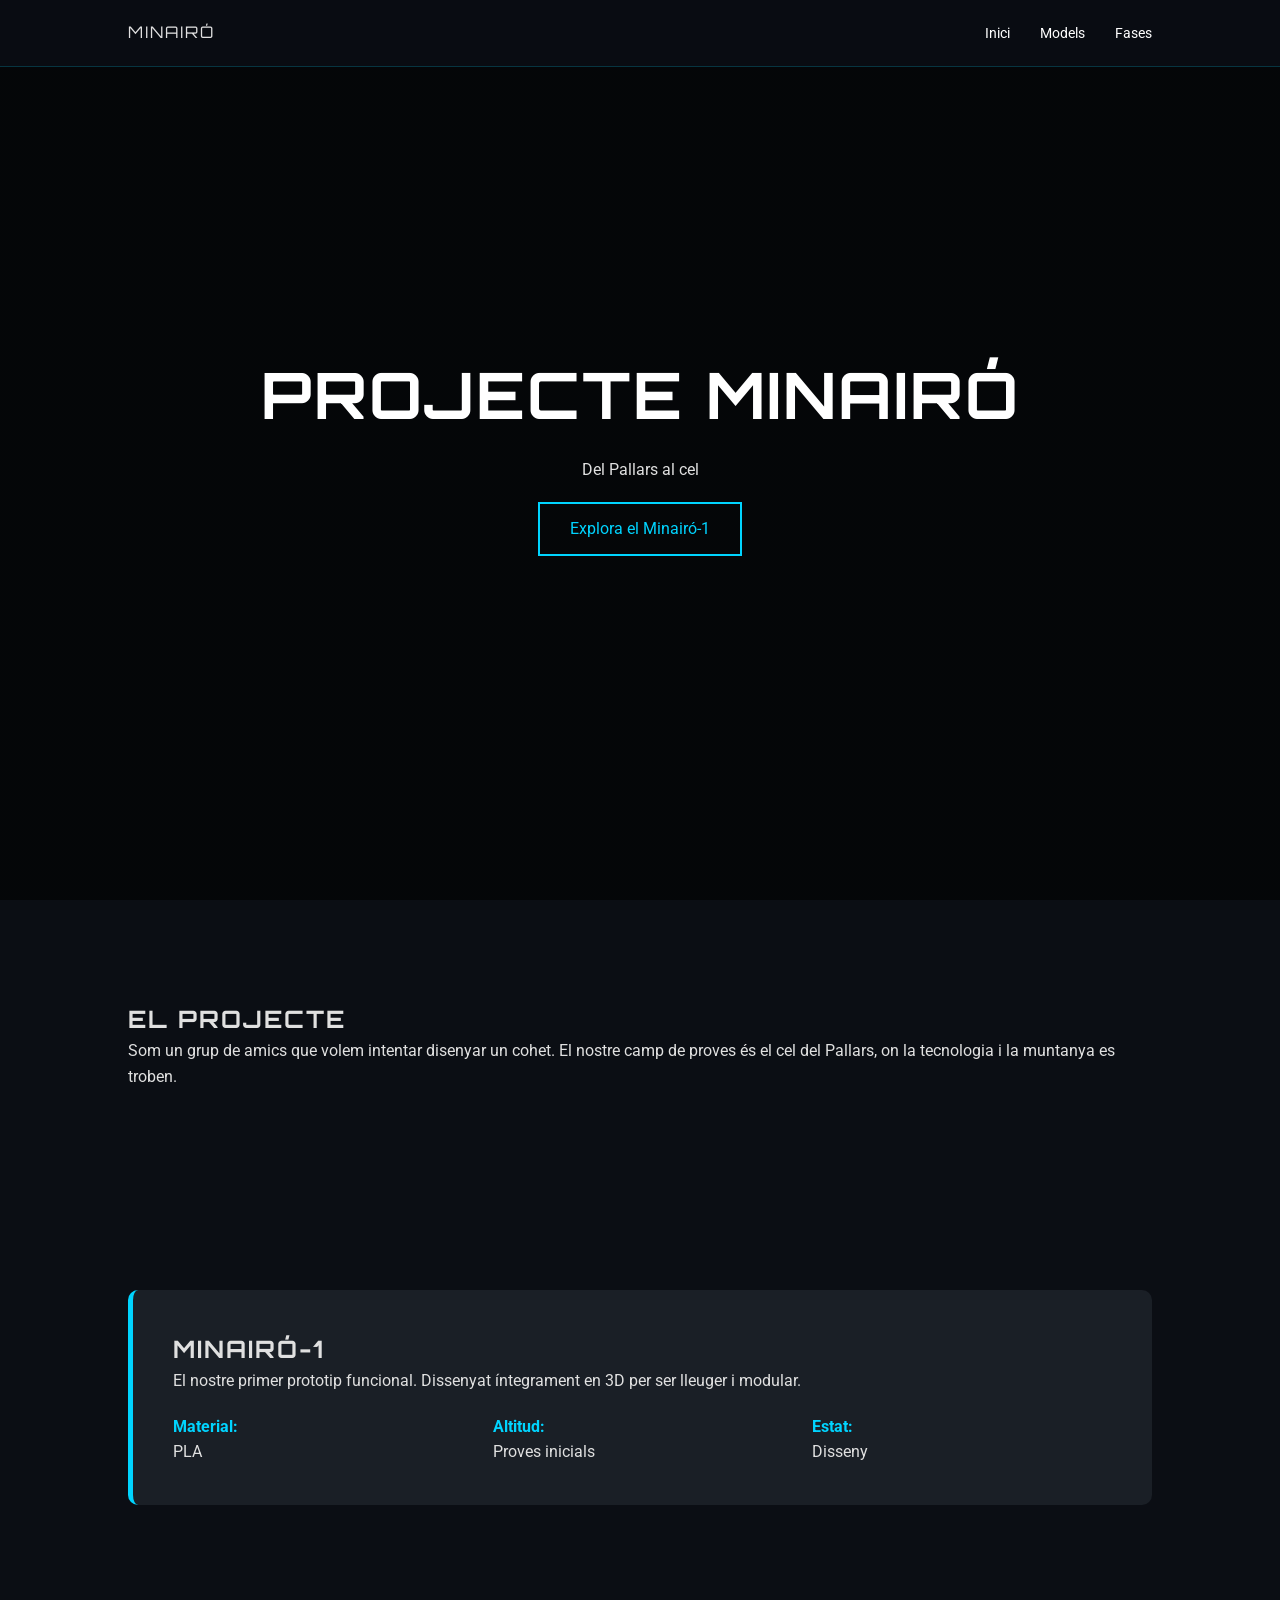
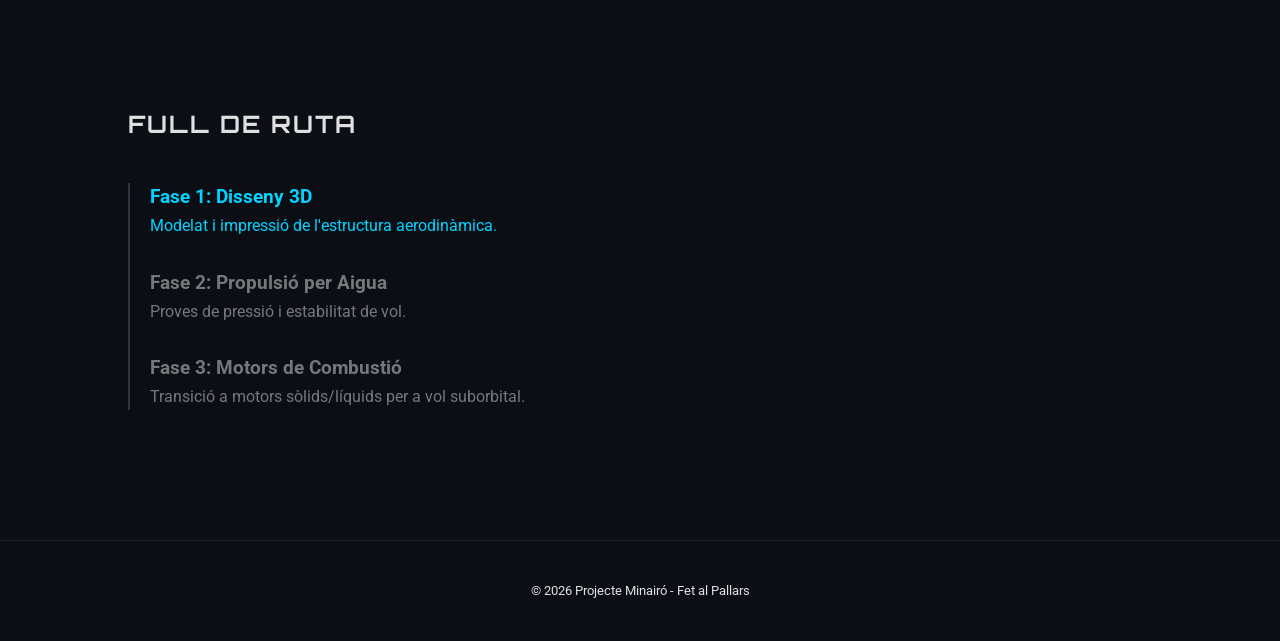
<file: index.html>
<!DOCTYPE html>
<html lang="ca">
<head>
    <meta charset="UTF-8">
    <meta name="viewport" content="width=device-width, initial-scale=1.0">
    <title>Projecte Minairó | Coet 3D Pallars</title>
    <link rel="stylesheet" href="style.css">
    <link rel="preconnect" href="https://fonts.googleapis.com">
    <link href="https://fonts.googleapis.com/css2?family=Orbitron:wght@400;700&family=Roboto:wght@300;400&display=swap" rel="stylesheet">
</head>
<body>

    <header>
        <nav>
            <div class="logo">MINAIRÓ<span>_</span></div>
            <ul>
                <li><a href="index.html">Inici</a></li>
                <li><a href="models.html">Models</a></li>
                <li><a href="index.html#fases">Fases</a></li>
            </ul>
        </nav>
    </header>

    <section id="hero">
        <div class="hero-content">
            <h1>PROJECTE MINAIRÓ</h1>
            <p>Del Pallars al cel</p>
            <a href="#minairo1" class="btn">Explora el Minairó-1</a>
        </div>
    </section>

    <section id="projecte">
        <h2>El Projecte</h2>
        <p>Som un grup de amics que volem intentar disenyar un cohet. El nostre camp de proves és el cel del Pallars, on la tecnologia i la muntanya es troben.</p>
    </section>

    <section id="minairo1">
        <div class="card">
            <h2>Minairó-1</h2>
            <p>El nostre primer prototip funcional. Dissenyat íntegrament en 3D per ser lleuger i modular.</p>
            <div class="stats">
                <div class="stat-item"><span>Material:</span> PLA</div>
                <div class="stat-item"><span>Altitud:</span> Proves inicials</div>
                <div class="stat-item"><span>Estat:</span> Disseny</div>
            </div>
        </div>
    </section>

    <section id="fases">
        <h2>Full de Ruta</h2>
        <div class="timeline">
            <div class="event active">
                <h3>Fase 1: Disseny 3D</h3>
                <p>Modelat i impressió de l'estructura aerodinàmica.</p>
            </div>
            <div class="event">
                <h3>Fase 2: Propulsió per Aigua</h3>
                <p>Proves de pressió i estabilitat de vol.</p>
            </div>
            <div class="event">
                <h3>Fase 3: Motors de Combustió</h3>
                <p>Transició a motors sòlids/líquids per a vol suborbital.</p>
            </div>
        </div>
    </section>

    <footer>
        <p>&copy; 2026 Projecte Minairó - Fet al Pallars</p>
    </footer>

    <script src="script.js"></script>
</body>
</html>
</file>
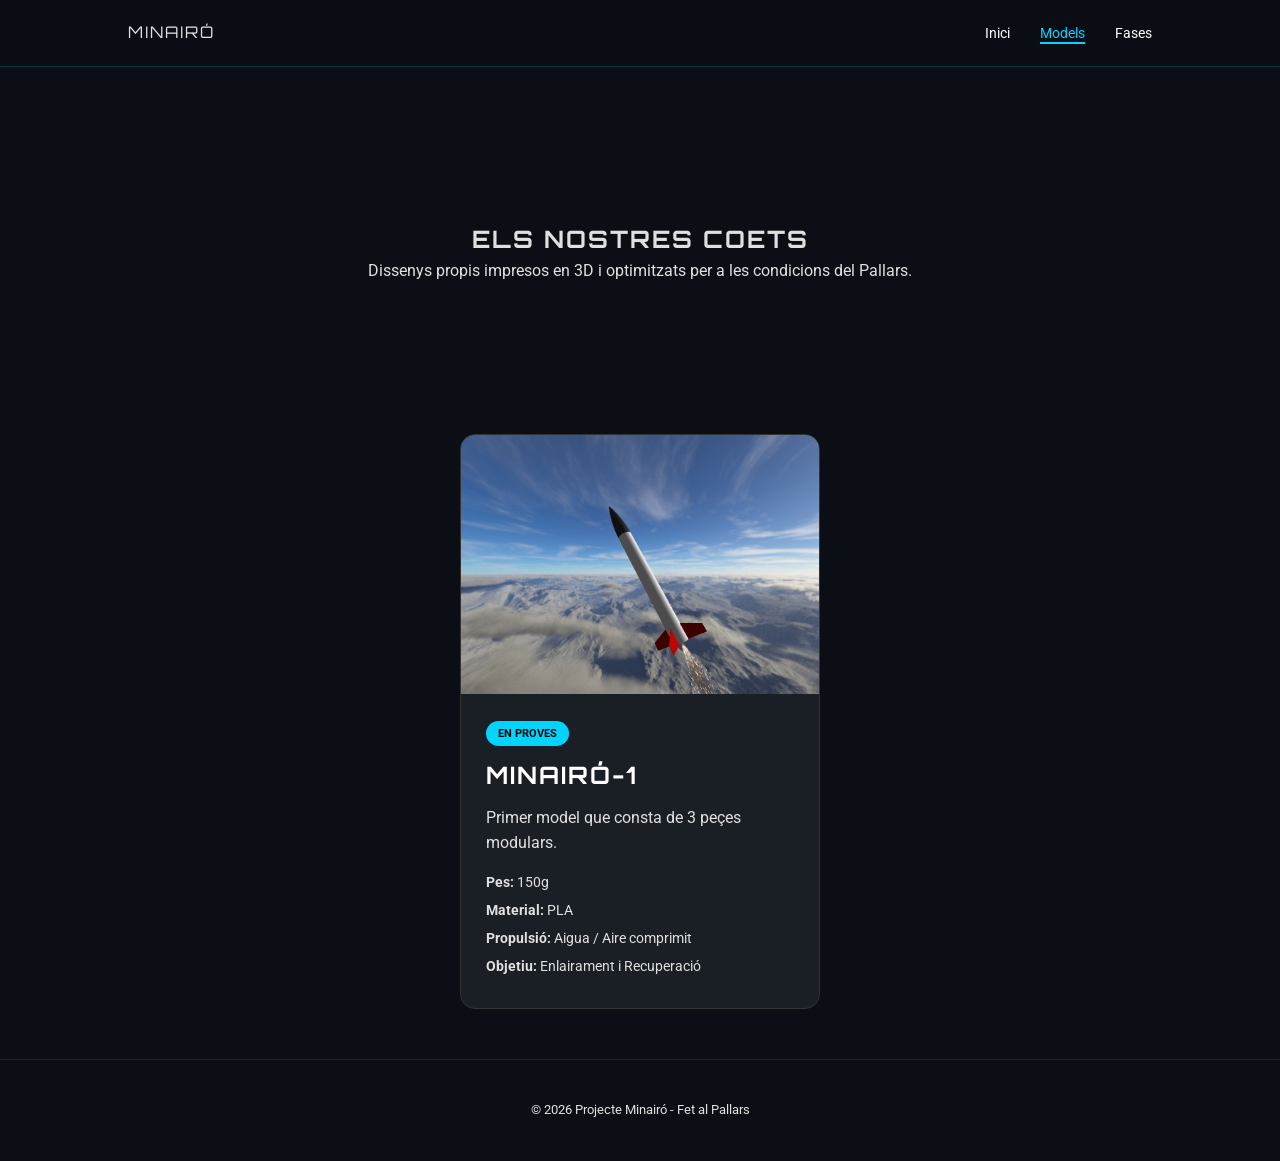
<file: models.html>
<!DOCTYPE html>
<html lang="ca">
<head>
    <meta charset="UTF-8">
    <meta name="viewport" content="width=device-width, initial-scale=1.0">
    <title>Models | Projecte Minairó</title>
    <link rel="stylesheet" href="style.css">
    <link rel="preconnect" href="https://fonts.googleapis.com">
    <link href="https://fonts.googleapis.com/css2?family=Orbitron:wght@400;700&family=Roboto:wght@300;400&display=swap" rel="stylesheet">
</head>
<body class="models-page">

    <header>
        <nav>
            <div class="logo">MINAIRÓ<span>_</span></div>
            <ul>
                <li><a href="index.html">Inici</a></li>
                <li><a href="models.html" class="active">Models</a></li>
                <li><a href="index.html#fases">Fases</a></li>
            </ul>
        </nav>
    </header>

    <main class="container">
        <section class="models-header">
            <h1>Els nostres Coets</h1>
            <p>Dissenys propis impresos en 3D i optimitzats per a les condicions del Pallars.</p>
        </section>

        <div class="models-grid">
            <div class="model-card">
                <div class="model-image">
                    <div class="placeholder-img"><img src="Hola.png"></div>
                </div>
                <div class="model-info">
                    <span class="tag tag-active">En Proves</span>
                    <h2>Minairó-1</h2>
                    <p>Primer model que consta de 3 peçes modulars.</p>
                    <ul>
                        <li><strong>Pes:</strong> 150g</li>
                        <li><strong>Material:</strong> PLA</li>
                        <li><strong>Propulsió:</strong> Aigua / Aire comprimit</li>
                        <li><strong>Objetiu:</strong> Enlairament i Recuperació</li>
                    </ul>
                </div>
            </div>

            <!--<div class="model-card future">
                <div class="model-image">
                    <div class="placeholder-img">Minairó-2</div>
                </div>
                <div class="model-info">
                    <span class="tag">En Disseny</span>
                    <h2>Minairó-2</h2>
                    <p>Evolució del prototip per allotjar motors de combustió sòlida i aviònica bàsica.</p>
                    <ul>
                        <li><strong>Propulsió:</strong> Motor Sòlid</li>
                        <li><strong>Objectiu:</strong> Recuperació amb paracaigudes</li>
                    </ul>
                </div>
            </div> -->
        </div>
    </main>

    <footer>
        <p>&copy; 2026 Projecte Minairó - Fet al Pallars</p>
    </footer>

    <script src="script.js"></script>
</body>
</html>
</file>
<file: style.css>
:root {
    --primary: #00d4ff;
    --bg: #0b0e14;
    --card-bg: #1a1f26;
    --text: #e0e0e0;
}

html {
    scroll-behavior: smooth;
}

* {
    margin: 0;
    padding: 0;
    box-sizing: border-box;
}

body {
    font-family: 'Roboto', sans-serif;
    background-color: var(--bg);
    color: var(--text);
    line-height: 1.6;
    overflow-x: hidden;
}

h1, h2, .logo {
    font-family: 'Orbitron', sans-serif;
    text-transform: uppercase;
    letter-spacing: 2px;
}

header {
    padding: 20px 10%;
    position: fixed;
    width: 100%;
    background: rgba(11, 14, 20, 0.9);
    z-index: 1000;
    border-bottom: 1px solid rgba(0, 212, 255, 0.2);
}

nav {
    display: flex;
    justify-content: space-between;
    align-items: center;
}

nav ul {
    display: flex;
    list-style: none;
}

nav ul li a {
    color: white;
    text-decoration: none;
    margin-left: 30px;
    font-size: 0.9rem;
    transition: 0.3s;
}

nav ul li a:hover {
    color: var(--primary);
}

#hero {
    height: 100vh;
    background: linear-gradient(rgba(0,0,0,0.6), rgba(0,0,0,0.6)), 
                url('https://images.unsplash.com/photo-1517976487492-5750f3195933?auto=format&fit=crop&q=80') center/cover;
    display: flex;
    align-items: center;
    justify-content: center;
    text-align: center;
}

.hero-content h1 {
    font-size: 4rem;
    margin-bottom: 10px;
    color: white;
}

.btn {
    display: inline-block;
    margin-top: 20px;
    padding: 12px 30px;
    border: 2px solid var(--primary);
    color: var(--primary);
    text-decoration: none;
    transition: 0.3s;
}

.btn:hover {
    background: var(--primary);
    color: black;
}

section {
    padding: 100px 10%;
}

.card {
    background: var(--card-bg);
    padding: 40px;
    border-radius: 10px;
    border-left: 5px solid var(--primary);
}

.stats {
    display: grid;
    grid-template-columns: repeat(auto-fit, minmax(150px, 1fr));
    margin-top: 20px;
    gap: 20px;
}

.stat-item span {
    display: block;
    color: var(--primary);
    font-weight: bold;
}

.timeline {
    margin-top: 40px;
    border-left: 2px solid #333;
    padding-left: 20px;
}

.event {
    margin-bottom: 30px;
    position: relative;
    opacity: 0.5;
}

.event.active {
    opacity: 1;
    color: var(--primary);
}

.event.done {
    opacity: 0.8;
    text-decoration: line-through;
}

footer {
    text-align: center;
    padding: 40px;
    font-size: 0.8rem;
    border-top: 1px solid #222;
}

/* Estils per a la pàgina de Models */
.container {
    padding: 120px 10% 50px;
}

.models-header {
    text-align: center;
    margin-bottom: 50px;
}

.models-grid {
    display: grid;
    grid-template-columns: repeat(auto-fit, minmax(320px, 1fr));
    gap: 30px;
    max-width: 960px;
    margin: 0 auto;
    justify-content: center;
    justify-items: center;
}

.model-card {
    width: 100%;
    max-width: 360px;
    background: var(--card-bg);
    border-radius: 15px;
    overflow: hidden;
    transition: 0.4s;
    border: 1px solid #333;
    display: flex;
    flex-direction: column;
}

.model-card:hover {
    transform: translateY(-10px);
    border-color: var(--primary);
}

.model-image {
    flex: 1;
}

.placeholder-img {
    width: 100%;
    max-width: 100%;
    height: 100%;
    background: #2a2a2a;
    display: flex;
    align-items: center;
    justify-content: center;
    font-family: 'Orbitron';
    font-size: 1.5rem;
    color: #444;
    overflow: hidden;
}

.placeholder-img img {
    width: 100%;
    height: 100%;
    object-fit: contain;
    display: block;
}

.model-info {
    flex: 1;
    padding: 25px;
}

.model-info h2 {
    margin: 10px 0;
    color: white;
}

.model-info ul {
    list-style: none;
    margin-top: 15px;
    font-size: 0.9rem;
}

.model-info li {
    margin-bottom: 5px;
}

.tag {
    display: inline-block;
    padding: 4px 12px;
    border-radius: 20px;
    background: #444;
    font-size: 0.7rem;
    font-weight: bold;
    text-transform: uppercase;
}

@media (max-width: 640px) {
    .container {
        padding: 100px 5% 40px;
    }

    .placeholder-img {
        height: 220px;
        min-height: 220px;
        font-size: 1.2rem;
    }

    .model-info {
        padding: 20px;
    }
}


.tag-active {
    background: var(--primary);
    color: black;
}

/* Estil per a models futurs */
.model-card.future {
    opacity: 0.7;
    filter: grayscale(1);
}

.model-card.future:hover {
    filter: grayscale(0.5);
}

/* Marca la pàgina activa al menú */
nav ul li a.active {
    color: var(--primary);
    border-bottom: 2px solid var(--primary);
}
</file>
